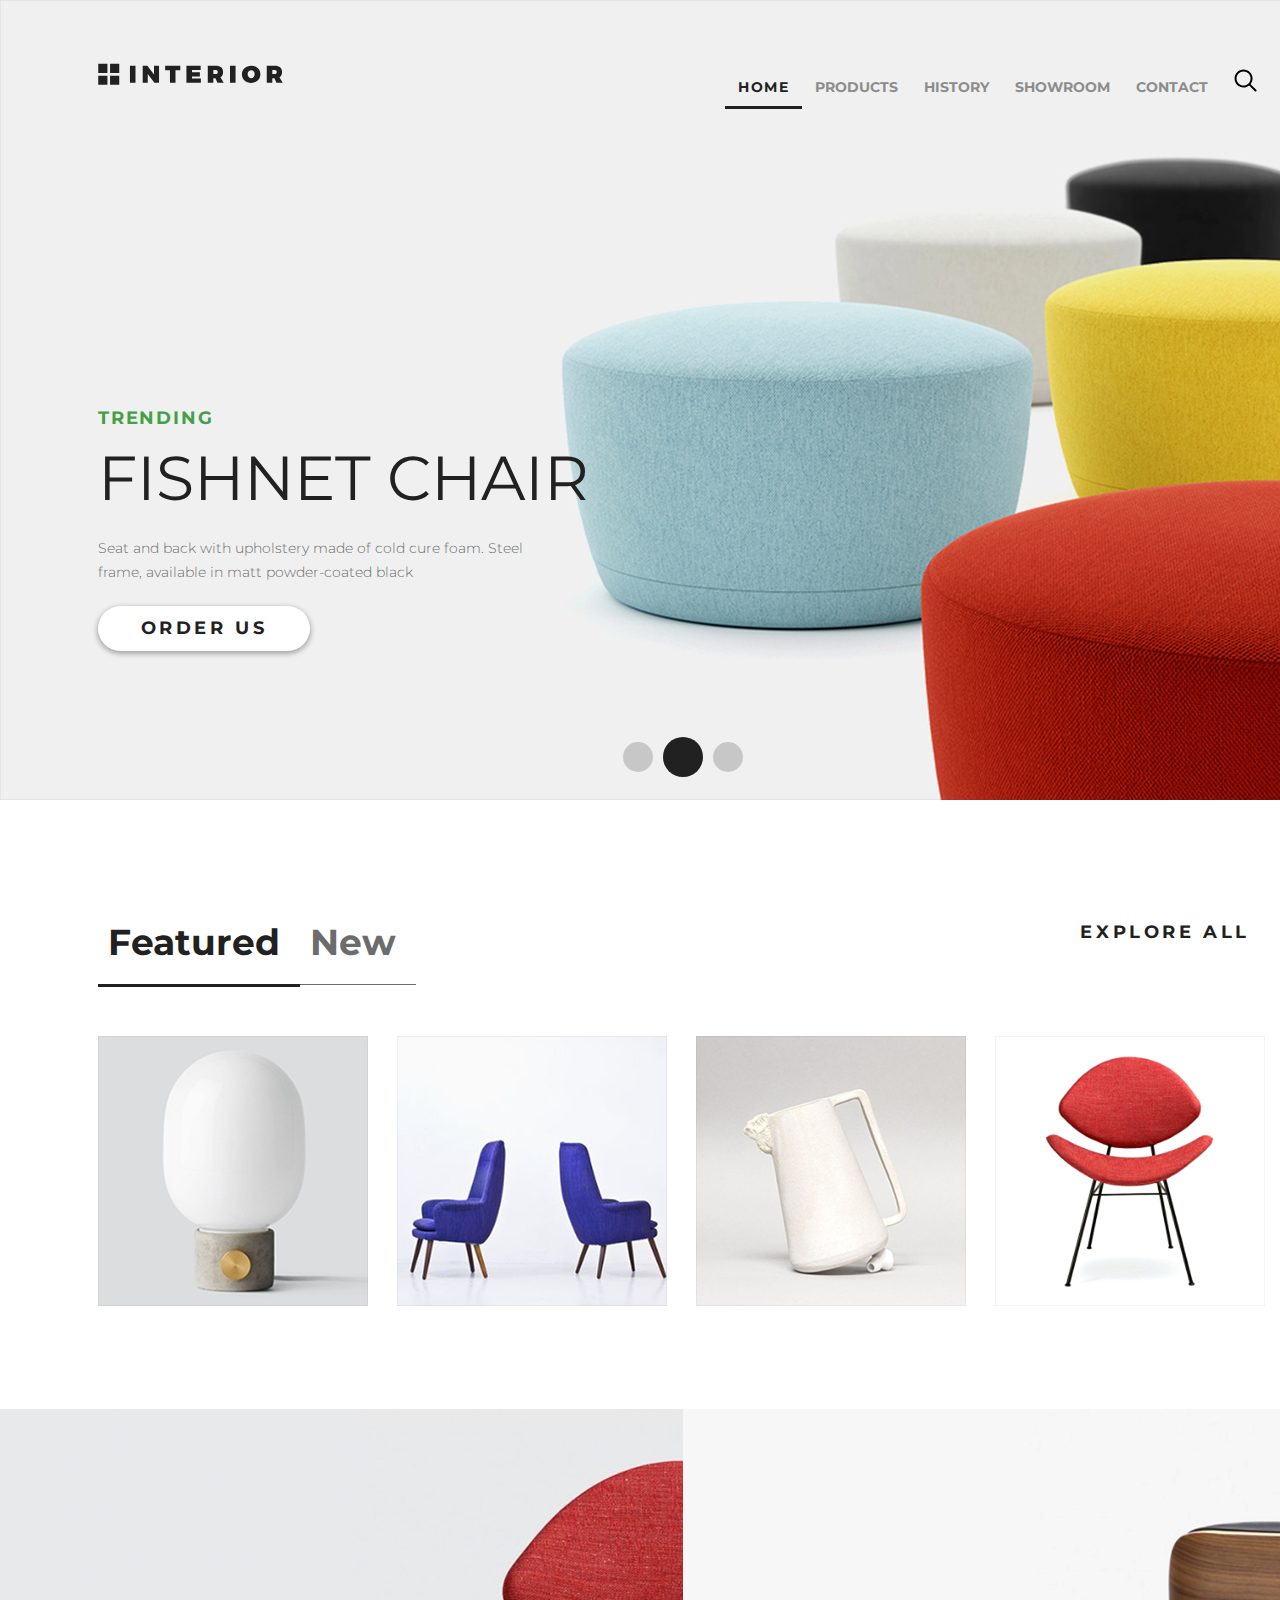
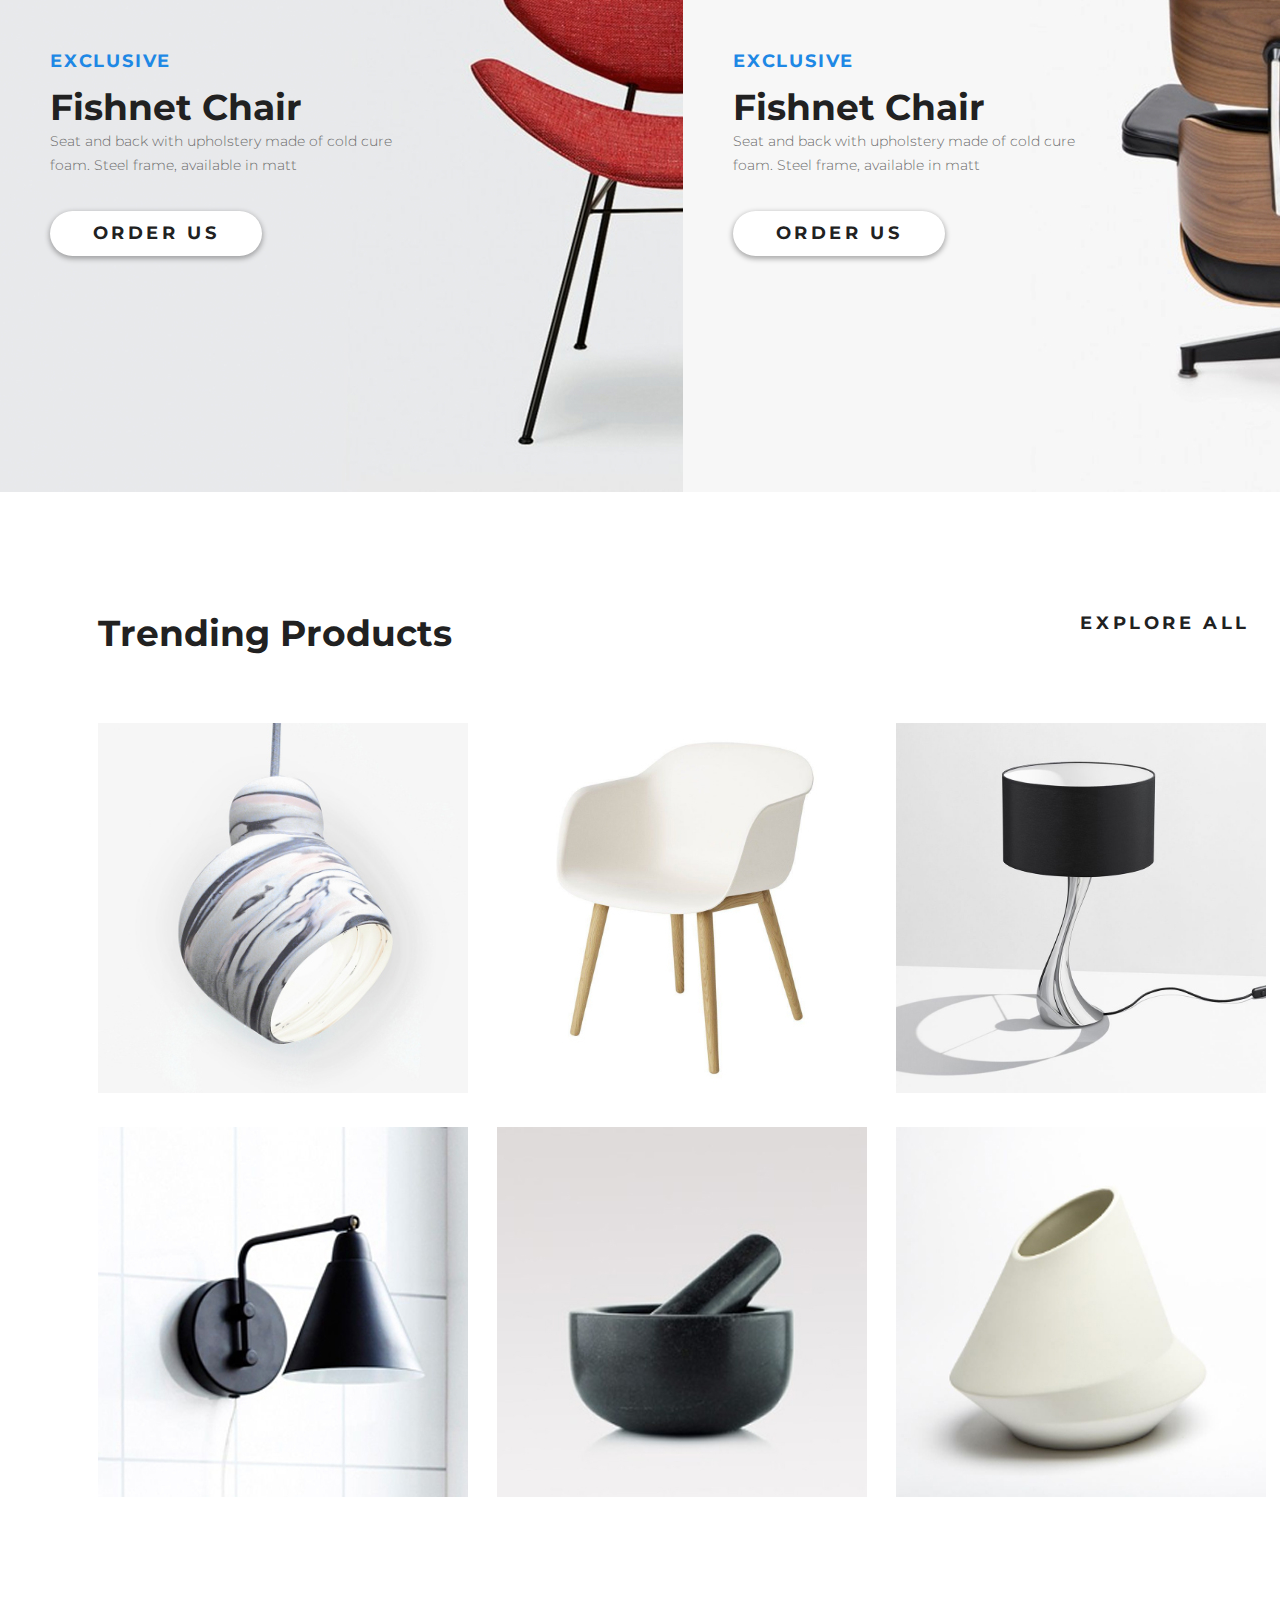
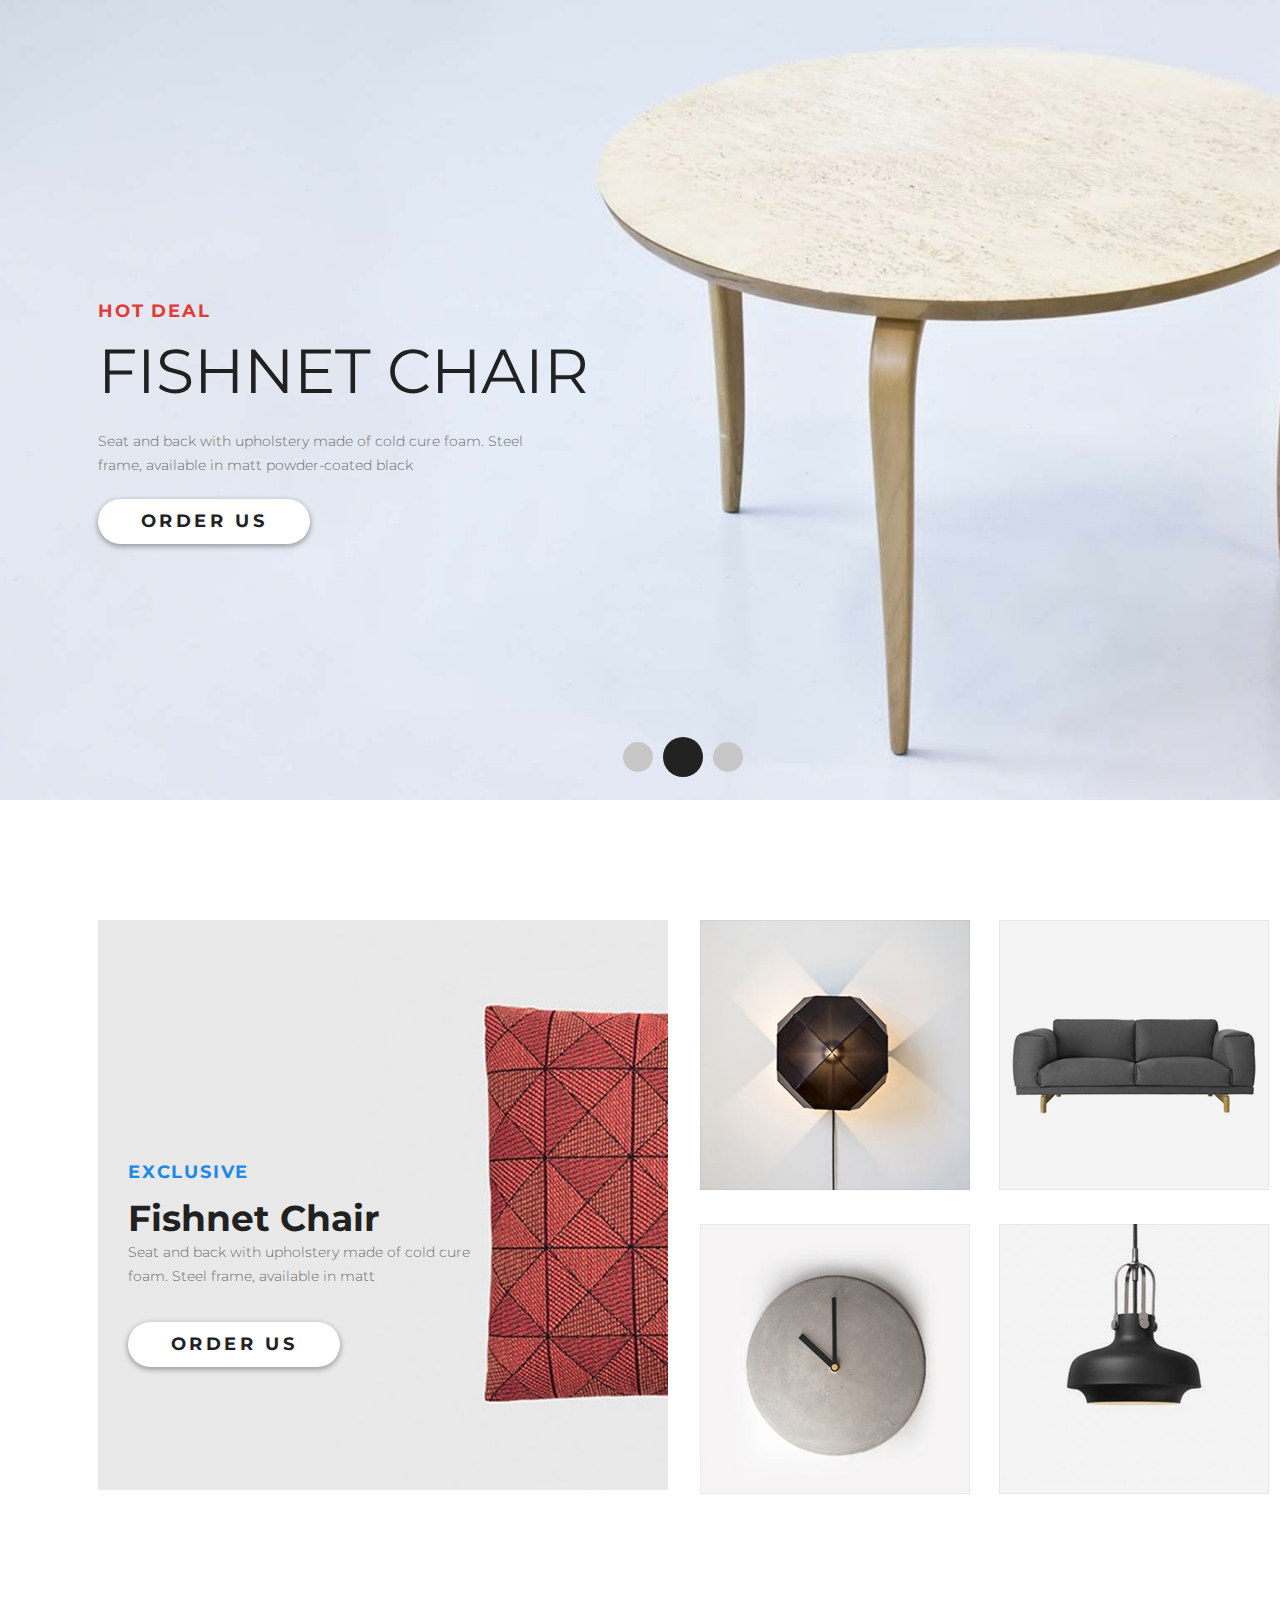
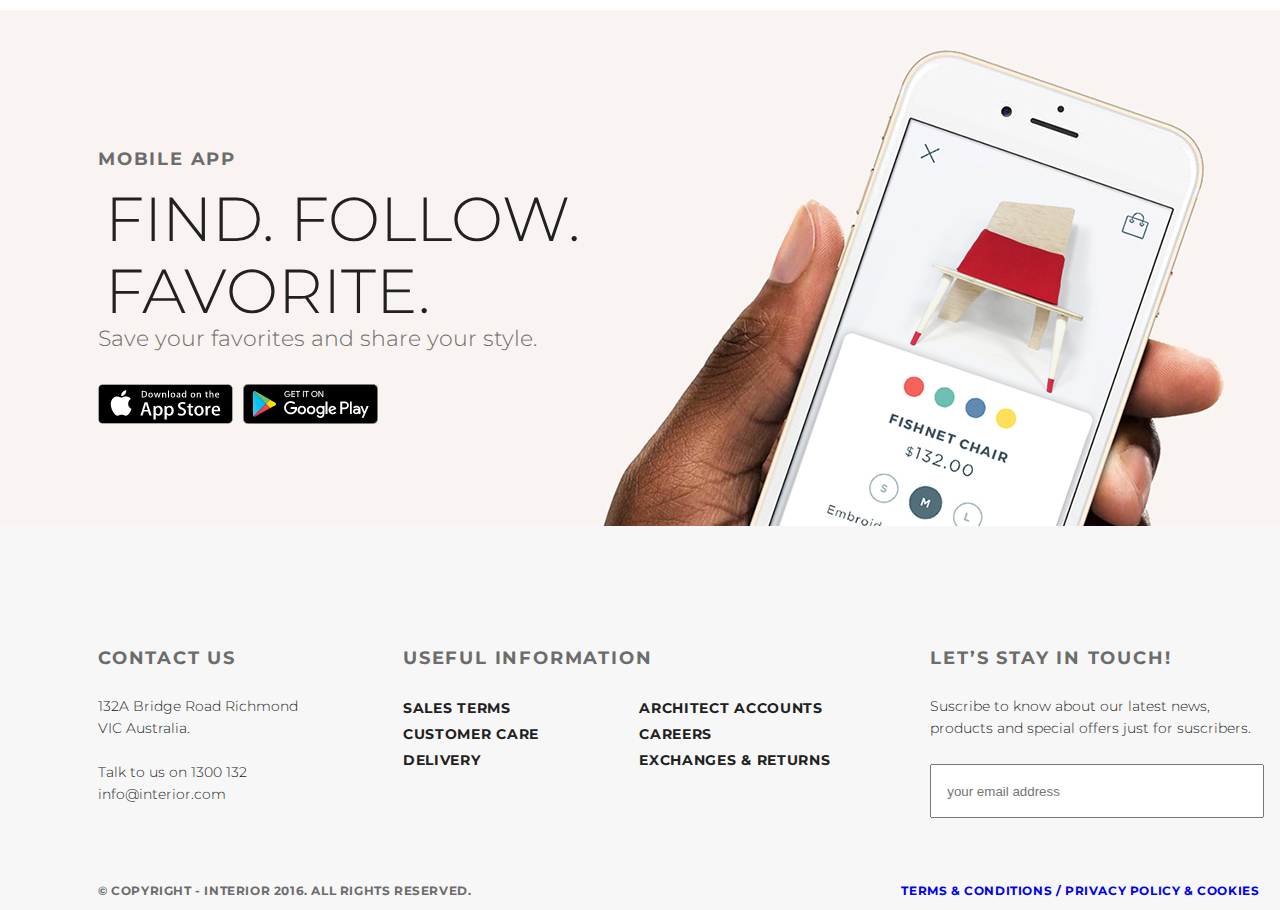
<file: index.html>
<!DOCTYPE html>
<html lang="en">
<head>
    <meta charset="UTF-8">
    <title>INTERIOR</title>
    <link rel="stylesheet" href="style.css">
    <link href="https://fonts.googleapis.com/css?family=Montserrat:100,300,400,700&display=swap" rel="stylesheet">
</head>
<body>
    <div class="container">
        <div class="slider padding-site clearfix">
            <div class="header clearfix">
                <a href="#"><img src="img/logo.svg" alt="logo"></a>
                <ul class="menu">
                    <li class="menu-list"><a href="#" class="menu-link menu-link-active">HOME</a></li>
                    <li class="menu-list"><a href="#" class="menu-link">PRODUCTS</a></li>
                    <li class="menu-list"><a href="#" class="menu-link">HISTORY</a></li>
                    <li class="menu-list"><a href="#" class="menu-link">SHOWROOM</a></li>
                    <li class="menu-list"><a href="#" class="menu-link">CONTACT</a></li>
                    <li class="menu-list"><a href="#" class="menu-link"><img src="img/search.svg" alt="search"></a></li>
                </ul>
            </div>
            <div class="slider-text">
                <p class="slider-trending">TRENDING</p>
                <h2 class="slider-h2">Fishnet Chair</h2>
                <p class="slider-content">Seat and back with upholstery made of cold cure foam. Steel frame, available in matt powder-coated black</p>
                <a href="#" class="button">Order Us</a>
            </div>
            <div class="pagination">
                <a href="#" class="circle"></a><a href="#" class="circle circle-active"></a><a href="#" class="circle"></a>
            </div>
        </div>
        <div class="featured padding-site clearfix">
            <div class="featured-header clearfix">
                <ul>
                    <li class="menu-list"><a href="#" class="featured-menu-link featured-menu-link-active">Featured</a></li>
                    <li class="menu-list"><a href="#" class="featured-menu-link">New</a></li>
                </ul>
                <a class="explore" href="#">explore all</a>
            </div>
            <ul class="featured-products">
                <li class="featured-product"><a href="#" class="featured-product-link"><img src="img/product-1.jpg" alt="product-1"></a></li>
                <li class="featured-product"><a href="#" class="featured-product-link"><img src="img/product-2.jpg" alt="product-2"></a></li>
                <li class="featured-product"><a href="#" class="featured-product-link"><img src="img/product-3.jpg" alt="product-3"></a></li>
                <li class="featured-product"><a href="#" class="featured-product-link"><img src="img/product-4.jpg" alt="product-4"></a></li>
            </ul>
        </div>
        <div class="promo clearfix">
            <div class="promo-column promo-column1">
                <p class="promo-exclusive promo-margin">exclusive</p>
                <h2 class="promo-h2 promo-margin">Fishnet Chair</h2>
                <p class="promo-content promo-margin">Seat and back with upholstery made of cold cure foam. Steel frame, available in matt</p>
                <a href="#" class="button promo-margin">Order Us</a>
            </div>
            <div class="promo-column promo-column2">
                <p class="promo-exclusive promo-margin">exclusive</p>
                <h2 class="promo-h2 promo-margin">Fishnet Chair</h2>
                <p class="promo-content promo-margin">Seat and back with upholstery made of cold cure foam. Steel frame, available in matt</p>
                <a href="#" class="button promo-margin">Order Us</a>
            </div>
        </div>
        <div class="trend padding-site clearfix">
            <div class="trend-header clearfix">
                <h2 class="trend-h2">Trending Products</h2>
                <a class="explore" href="#">explore all</a>
            </div>
            <ul class="trend-products">
                <li class="trend-product"><a href="#" class="trend-product-link"><img src="img/product-11.jpg" alt="product-11"></a></li>
                <li class="trend-product"><a href="#" class="trend-product-link"><img src="img/product-21.jpg" alt="product-21"></a></li>
                <li class="trend-product"><a href="#" class="trend-product-link"><img src="img/product-31.jpg" alt="product-31"></a></li>
                <li class="trend-product"><a href="#" class="trend-product-link"><img src="img/product-41.jpg" alt="product-41"></a></li>
                <li class="trend-product"><a href="#" class="trend-product-link"><img src="img/product-51.jpg" alt="product-51"></a></li>
                <li class="trend-product"><a href="#" class="trend-product-link"><img src="img/product-61.jpg" alt="product-61"></a></li>
            </ul>
        </div>
        <div class="slider2 padding-site clearfix">
            <div class="slider2-text">
                <p class="slider2-hot">HOT DEAL</p>
                <h2 class="slider-h2">Fishnet Chair</h2>
                <p class="slider-content">Seat and back with upholstery made of cold cure foam. Steel frame, available in matt powder-coated black</p>
                <a href="#" class="button">Order Us</a>
            </div>
            <div class="pagination">
                <a href="#" class="circle"></a><a href="#" class="circle circle-active"></a><a href="#" class="circle"></a>
            </div>
        </div>
        <div class="promo2 padding-site clearfix">
            <div class="promo2-column1">
                <p class="promo-exclusive promo2-margin">exclusive</p>
                <h2 class="promo-h2 promo2-margin">Fishnet Chair</h2>
                <p class="promo-content promo2-margin">Seat and back with upholstery made of cold cure foam. Steel frame, available in matt</p>
                <a href="#" class="button promo2-margin">Order Us</a>
            </div>
            <ul class="promo2-column2">
                <li class="promo2-product"><a href="#"><img src="img/product-2-sm.jpg" alt="/product-2-sm"></a></li>
                <li class="promo2-product"><a href="#"><img src="img/product-3-sm.jpg" alt="/product-3-sm"></a></li>
                <li class="promo2-product"><a href="#"><img src="img/product-4-sm.jpg" alt="/product-4-sm"></a></li>
                <li class="promo2-product"><a href="#"><img src="img/product-5-sm.jpg" alt="/product-5-sm"></a></li>
            </ul>
        </div>
        <div class="mobile padding-site clearfix">
            <div class="mobile-content">
                <p class="mobile-p">mobile app</p>
                <h2 class="mobile-h2">Find. Follow. Favorite.</h2>
                <p class="mobile-text">Save your favorites and share your style.</p>
                <ul class="mobile-stores">
                    <li class="mobile-store"><a href="#"><img src="img/app-store.jpg" alt=""></a></li>
                    <li class="mobile-store"><a href="#"><img src="img/google-play.jpg" alt=""></a></li>
                </ul>
            </div>
        </div>
        <div class="footer padding-site">
            <div class="footer-column1">
                <p class="footer-column-headling">Contact Us</p>
                <p class="footer-text">132A Bridge Road Richmond VIC 
                Australia.
                <br>
                <br>
                Talk to us on 1300 132
                info@interior.com</p>
            </div>
            <div class="footer-column2">
                <p class="footer-column-headling">Useful Information</p>
                <ul class="footer-list">
                    <li><a href="#" class="footer-link">Sales terms</a></li>
                    <li><a href="#" class="footer-link">Customer care</a></li>
                    <li><a href="#" class="footer-link">Delivery</a></li>
                </ul>
                <ul class="footer-list">
                    <li><a href="#" class="footer-link">Architect accounts</a></li>
                    <li><a href="#" class="footer-link">Careers</a></li>
                    <li><a href="#" class="footer-link">Exchanges &amp; returns</a></li>
                </ul>
            </div>
            <div class="footer-column3">
                <p class="footer-column-headling">Let’s Stay in Touch!</p>
                <p class="footer-text">Suscribe to know about our latest news, products and special offers just for suscribers.</p>
                <form action="">
                    <input type="text" class="feedback" placeholder="    your email address">
                </form>
            </div>
            <div class="footer-end">
                <p class="footer-copyright">&copy; Copyright - INTERIOR 2016. All Rights Reserved.</p>
                <a href="#" class="footer-terms">Terms &amp; Conditions  /  Privacy policy &amp; Cookies</a>
            </div>
        </div>
    </div>
</body>
</html>
</file>
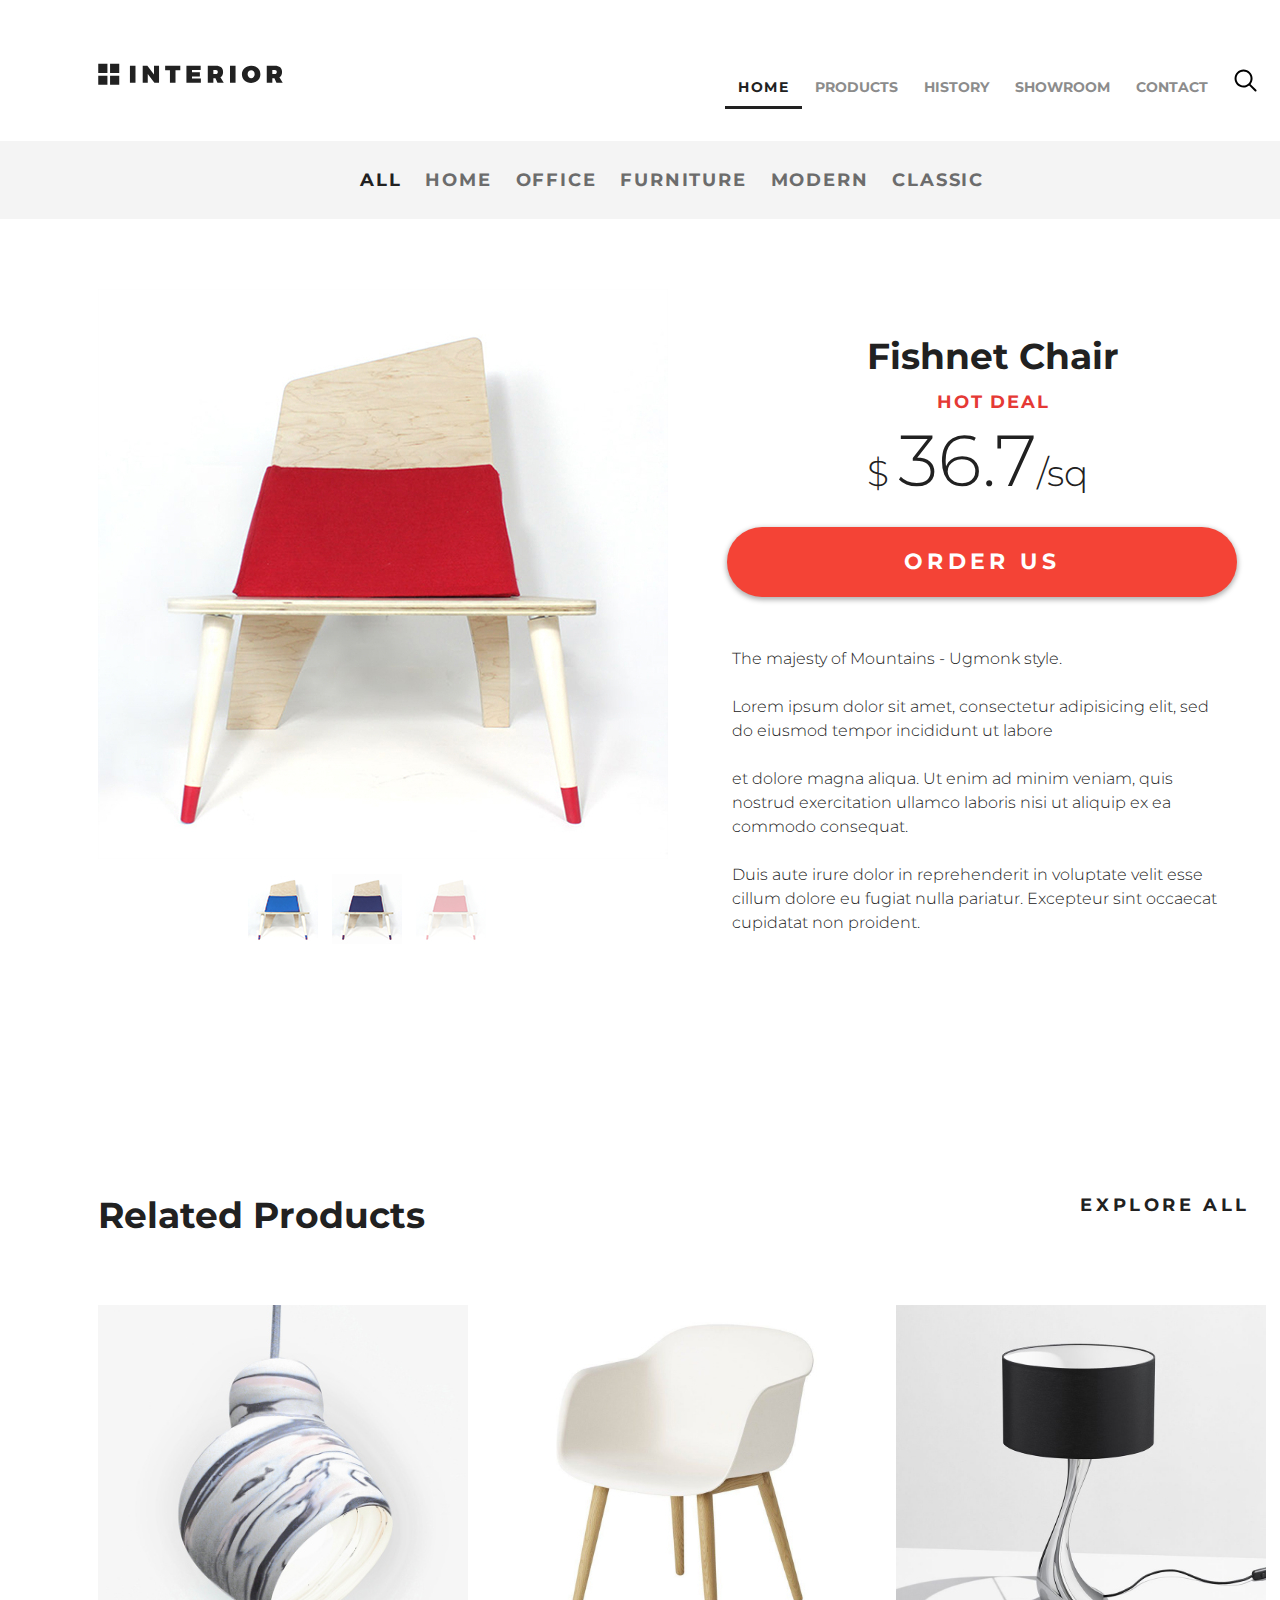
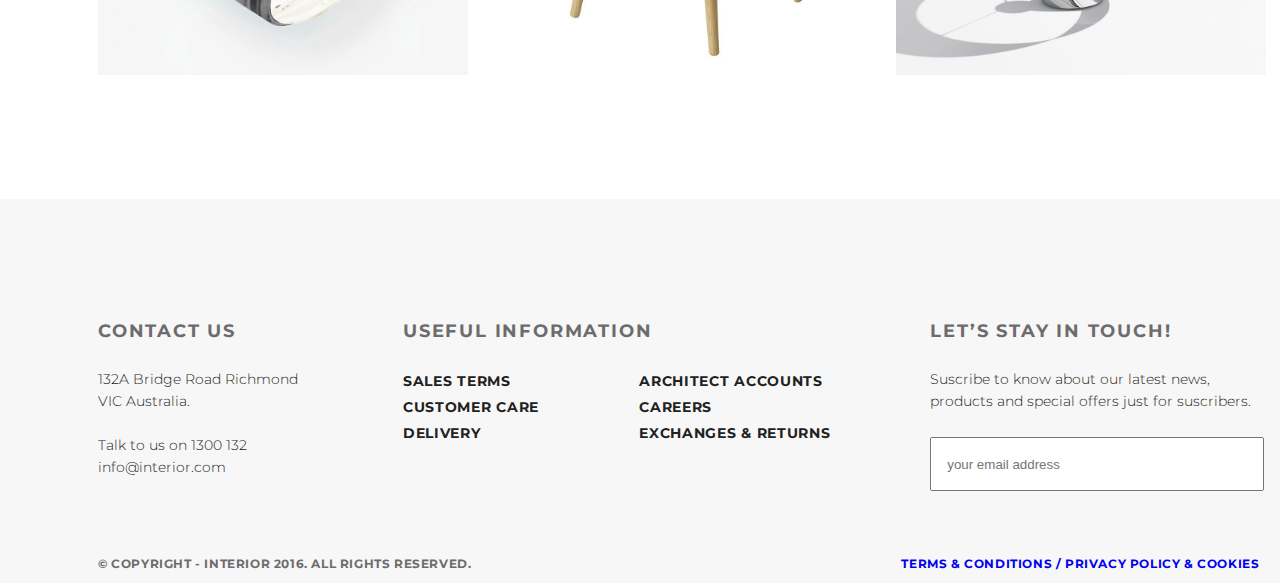
<file: product.html>
<!DOCTYPE html>
<html lang="en">

<head>
    <meta charset="UTF-8">
    <title>Product details</title>
    <link rel="stylesheet" href="style.css">
    <link href="https://fonts.googleapis.com/css?family=Montserrat:100,300,400,700&display=swap" rel="stylesheet">
</head>
<body>
    <div class="container">
        <div class="header padding-site clearfix">
            <a href="#"><img src="img/logo.svg" alt="logo"></a>
            <ul class="menu">
                <li class="menu-list"><a href="#" class="menu-link menu-link-active">HOME</a></li>
                <li class="menu-list"><a href="#" class="menu-link">PRODUCTS</a></li>
                <li class="menu-list"><a href="#" class="menu-link">HISTORY</a></li>
                <li class="menu-list"><a href="#" class="menu-link">SHOWROOM</a></li>
                <li class="menu-list"><a href="#" class="menu-link">CONTACT</a></li>
                <li class="menu-list"><a href="#" class="menu-link"><img src="img/search.svg" alt="search"></a></li>
            </ul>
        </div>
        <div class="product-menu">
            <ul>
                <li class="product-menu-list"><a href="#" class="product-menu-active">All</a></li>
                <li class="product-menu-list"><a href="#">HOME</a></li>
                <li class="product-menu-list"><a href="#">OFFICE</a></li>
                <li class="product-menu-list"><a href="#">FURNITURE</a></li>
                <li class="product-menu-list"><a href="#">MODERN</a></li>
                <li class="product-menu-list"><a href="#">CLASSIC</a></li>
            </ul>
        </div>
        <div class="product-main padding-site clearfix">
            <div class="product-main-column1">
                <img src="img/slider1.jpg" alt="slider1">
                <ul class="product-main-column1-imgs">
                    <li class="product-main-column1-img"><a href="#"><img src="img/controll1.jpg" alt="controll1"></a></li>
                    <li class="product-main-column1-img"><a href="#"><img src="img/controll2.jpg" alt="controll2"></a></li>
                    <li class="product-main-column1-img"><a href="#"><img src="img/controll3.jpg" alt="controll3"></a></li>
                </ul>
            </div>
            <div class="product-main-column2">
                <div class="product-main-column2-h2">
                    Fishnet Chair
                </div>
                <div class="product-main-column2-hot">
                    hot deal
                </div>
                <div class="product-main-column2-price">
                    $ <span>36.7</span>/sq
                </div>
                <a href="#" class="button red-button">Order Us</a>
                <div class="product-main-column2-text">
                    The majesty of Mountains - Ugmonk style.
                    <br>
                    <br>Lorem ipsum dolor sit amet, consectetur adipisicing elit, sed do eiusmod tempor incididunt ut labore
                    <br>
                    <br>
                    et dolore magna aliqua. Ut enim ad minim veniam, quis nostrud exercitation ullamco laboris nisi ut aliquip ex ea commodo consequat. 
                    <br>
                    <br>
                    Duis aute irure dolor in reprehenderit in voluptate velit esse cillum dolore eu fugiat nulla pariatur. Excepteur sint occaecat cupidatat non proident.
                </div>
            </div>
        </div>
        <div class="trend padding-site relate clearfix">
            <div class="trend-header clearfix">
                <h2 class="trend-h2">Related Products</h2>
                <a class="explore" href="#">explore all</a>
            </div>
            <ul class="trend-products">
                <li class="trend-product"><a href="#" class="trend-product-link"><img src="img/product-11.jpg" alt="product-11"></a></li>
                <li class="trend-product"><a href="#" class="trend-product-link"><img src="img/product-21.jpg" alt="product-21"></a></li>
                <li class="trend-product"><a href="#" class="trend-product-link"><img src="img/product-31.jpg" alt="product-31"></a></li>
            </ul>
        </div>
        <div class="footer padding-site">
            <div class="footer-column1">
                <p class="footer-column-headling">Contact Us</p>
                <p class="footer-text">132A Bridge Road Richmond VIC 
                Australia.
                <br>
                <br>
                Talk to us on 1300 132
                info@interior.com</p>
            </div>
            <div class="footer-column2">
                <p class="footer-column-headling">Useful Information</p>
                <ul class="footer-list">
                    <li><a href="#" class="footer-link">Sales terms</a></li>
                    <li><a href="#" class="footer-link">Customer care</a></li>
                    <li><a href="#" class="footer-link">Delivery</a></li>
                </ul>
                <ul class="footer-list">
                    <li><a href="#" class="footer-link">Architect accounts</a></li>
                    <li><a href="#" class="footer-link">Careers</a></li>
                    <li><a href="#" class="footer-link">Exchanges &amp; returns</a></li>
                </ul>
            </div>
            <div class="footer-column3">
                <p class="footer-column-headling">Let’s Stay in Touch!</p>
                <p class="footer-text">Suscribe to know about our latest news, products and special offers just for suscribers.</p>
                <form action="">
                    <input type="text" class="feedback" placeholder="    your email address">
                </form>
            </div>
            <div class="footer-end">
                <p class="footer-copyright">&copy; Copyright - INTERIOR 2016. All Rights Reserved.</p>
                <a href="#" class="footer-terms">Terms &amp; Conditions  /  Privacy policy &amp; Cookies</a>
            </div>
        </div>
    </div>
</body>

</html>
</file>
<file: style.css>
/*
TODO: 
-кнопка отправить;
-значки соцсетей;
-стрелка на кнопках;
-.featured-product:hover текст на картинке;
*/

*{
    margin: 0;
    padding: 0;
}

body{
    font-family: 'Montserrat', sans-serif;
}

.container{
    width: 1368px;
    margin: 0 auto;
}

.clearfix:after{
    content: "";
    display: table;
    clear: both;
}

.padding-site{
    padding-left: 98px;
    padding-right: 98px;
}

.slider{
    height: 800px;
    background-image: url(img/slider-img.jpg);
    position: relative;
}

.featured{
    height: 609px;
}

.featured-header{
    padding-top: 120px;
}

.featured-products{
    float: left;
    padding-top: 72px;
}

.featured-product{
    list-style-type: none;
    display: inline-block;
    margin-right: 25px;
}

.featured-product-link:hover{
    opacity: 0.2;
    outline: 1px solid #9c9c9c;
}

.featured-product:last-child{
    margin-right: 0;
}

.featured-menu-link{
    text-decoration: none;
    color: #6c6c6c;
    font-size: 36px;
    font-weight: 700;
    border-bottom: 1px solid #6c6c6c;
    padding-left: 10px;
    padding-right: 20px;
    padding-bottom: 20px;
}

.featured-menu-link:hover{
    color: #212121;
}

.featured-menu-link-active{
    color: #212121;
    border-bottom: 3px solid #212121;
}

.explore{
    color: #212121;
    font-size: 18px;
    font-weight: 700;
    line-height: 24px;
    text-transform: uppercase;
    letter-spacing: 3.6px;
    float: right;
    margin-right: 20px;
    text-decoration: none;
}

.explore:hover{
    border-bottom: 1px solid #6c6c6c;
}

.header{
    padding-top: 63px;
}

.menu{
    float: right;
}

.menu-list{
    list-style-type: none;
    float: left;
}

.menu-link{
    color: #8c8c8c;
    font-size: 14px;
    line-height: 48px;
    text-transform: uppercase;
    text-decoration: none;
    font-weight: 700;
    padding: 10px 13px;
}

.menu-link:hover{
    color: #212121;
    border-bottom: 1px solid #8c8c8c;   
}

.menu-link-active{
    color: #212121;
    letter-spacing: 1.4px;
    border-bottom: 3px solid #212121;    
    text-decoration: none;
    text-transform: uppercase;
    font-weight: 700;
}

.slider-text{
    margin-top: 283px;
}

.slider-trending{
    color: #43a047;
    font-size: 18px;
    line-height: 48px;
    text-transform: uppercase;
    font-weight: 700;
    letter-spacing: 1.8px;
}

.slider-h2{
    color: #212121;
    font-weight: 400;
    font-size: 62px;
    line-height: 72px;
    text-transform: uppercase;
}

.slider-content{
    color: #6c6c6c;
    font-size: 14px;
    line-height: 24px;
    font-weight: 300;
    width: 458px;
    margin-top: 22px;
    margin-bottom: 22px;
    line-height: 24px;
}

.button{
    color: #212121;
    font-size: 18px;
    text-transform: uppercase;
    box-shadow: 0 2px 5px 1px rgba(33, 33, 33, 0.35);
    border-radius: 23px;
    background-color: #ffffff;
    width: 212px;
    height: 45px;
    text-align: center;
    line-height: 45px;
    display: inline-block;
    text-decoration: none;
    letter-spacing: 3.6px;
    font-weight: 700;
}

.button:hover{
    box-shadow: 0 2px 5px 1px rgba(33, 33, 33, 0.7);
}

.button:active{
    box-shadow: none;
}

.circle{
    width: 30px;
    height: 30px;
    display: inline-block;
    background-color: #c7c7c7;
    border-radius: 50%;
    margin: 5px;
}

.circle:hover{
    background-color: #212121;
}

.circle-active{
    width: 40px;
    height: 40px;
    background-color: #212121;
    margin-bottom: 0;
}

.pagination{
    position: absolute;
    width: 1170px;
    text-align: center;
    bottom: 19px;
}

.promo-column{
    width: 683px;
    height: 683px;
    float: left;
}

.promo-column1{
    background-image: url(img/promo-img1.jpg);
}

.promo-column2{
    background-image: url(img/promo-img2.jpg);
}

.promo-exclusive{
    color: #1e88e5;
    font-size: 18px;
    font-weight: 700;
    line-height: 48px;
    text-transform: uppercase;
    letter-spacing: 1.8px;
    padding-top: 228px;
}

.promo-h2{
    color: #212121;
    font-size: 36px;
    font-weight: 700;
}

.promo-content{
    color: #6c6c6c;
    font-size: 14px;
    font-weight: 300;
    line-height: 24px;
    width: 374px;
    margin-bottom: 34px;
}

.promo-margin{
    margin-left: 50px;
}

.promo2-margin{
    margin-left: 30px;
}

.trend{
    height: 1108px;
}

.trend-header{
    padding-top: 119px;
}

.trend-h2{
    color: #212121;
    font-size: 36px;
    font-weight: 700;
    float: left;
}

.trend-products{
    padding-top: 38px;
}

.trend-product{
    list-style-type: none;
    display: inline-block;
    margin-right: 25px;
    margin-top: 30px;
}

.trend-product:hover{
    opacity: 0.2;
    outline: 1px solid #9c9c9c;
}

.trend-product:nth-child(3n){
    margin-right: 0;
}

.slider2{
    height: 800px;
    background-image: url(img/slider.jpg);
    position: relative;
}

.slider2-hot{
    color: #e53935;
    font-size: 18px;
    line-height: 48px;
    text-transform: uppercase;
    font-weight: 700;
    letter-spacing: 1.8px;
    padding-top: 287px;
}

.promo2{
    padding-top: 120px;
    padding-bottom: 120px;
}

.promo2-column1{
    width: 570px;
    height: 570px;
    background-image: url(img/product-1-lg.jpg);
    margin-right: 30px;
    float: left;
}

.promo2-column2{
    width: 570px;
    height: 570px;
    float: right;
}

.promo2-product{
    list-style-type: none;
    display: inline-block;
    margin-right: 25px;
    margin-bottom: 30px;
}

.promo2-product:hover{
    opacity: 0.2;
    outline: 1px solid #9c9c9c;
}

.promo2-product:nth-child(2n){
    margin-right: 0;
    margin-bottom: 0;
}
.mobile{
    height: 516px;
    background-image: url(img/back-img.jpg);
}

.mobile-content{
    padding-top: 125px;
    width: 550px;
}

.mobile-p{
    color: #6c6c6c;
    font-size: 18px;
    font-weight: 700;
    line-height: 48px;
    text-transform: uppercase;
    letter-spacing: 1.8px;
}

.mobile-h2{
    color: #212121;
    font-size: 62px;
    font-weight: 300;
    line-height: 72px;
    text-transform: uppercase;
    padding-left: 7px;
}

.mobile-text{
    color: #6c6c6c;
    font-size: 22px;
    font-weight: 300;
    line-height: 24px;
}

.mobile-stores{
    list-style-type: none;
    display: inline-block;
    margin-top: 33px;
}

.mobile-store{
    float: left;
    margin-right: 10px;
}

.footer{
    background-color: #f7f7f7;
    height: 264px;
    padding-top: 120px;
}

.footer-column1{
    width: 225px;
    float: left;
}

.footer-column-headling{
    color: #6c6c6c;
    font-size: 18px;
    font-weight: 700;
    line-height: 24px;
    text-transform: uppercase;
    letter-spacing: 1.8px;
    margin-bottom: 25px;
}

.footer-text{
    color: #212121;
    font-size: 14px;
    font-weight: 300;
    line-height: 22px;
}

.footer-column2{
    float: left;
    padding-left: 80px;
}

.footer-list{
    list-style-type: none;
    float: left;
    margin-right: 100px;
}

.footer-link{
    text-decoration: none;
    color: #212121;
    font-size: 14px;
    font-weight: 700;
    line-height: 26px;
    text-transform: uppercase;
    letter-spacing: 0.7px;
}

.feedback{
    height: 50px;
    margin-top: 25px;
    width: 330px;
}

.footer-end{
    color: #6c6c6c;
    font-size: 12px;
    font-weight: 700;
    line-height: 26px;
    text-transform: uppercase;
    letter-spacing: 0.6px;
    margin-top: 60px;
    float: left;
}

.footer-copyright{
    float: left;
}

.footer-terms{
    float: left;
    margin-left: 430px;
    text-decoration: none;
}

.product-menu{
    background-color: #f4f4f4;
    list-style: none;
    margin-top: 30px;
}

.product-menu ul{
    padding: 28px 360px;
}

.product-menu-list{
    display: inline-block;
    list-style: none;
}

.product-menu-list a{
    text-decoration: none;
    color: #6c6c6c;
    font-size: 18px;
    font-weight: 700;
    text-transform: uppercase;
    letter-spacing: 1.8px;
    margin-right: 20px;
}

.product-menu-list a:hover{
    color: #212121;
}

.product-menu-list .product-menu-active{
    color: #212121;
}

.product-main{
    padding-top: 70px;
}

.product-main-column1-imgs a:hover{
    opacity: 0.2;
}

.product-main-column1{
    display: inline-block;
    margin-right: 55px;
}

.product-main-column1-imgs{
    margin-left: 150px;
    margin-top: 10px;
}

.product-main-column1-img{
    list-style: none;
    display: inline-block;
    margin-right: 10px;
}

.product-main-column2{
    display: inline-block;
    vertical-align: top;
    padding-top: 45px;
}

.product-main-column2-h2{
    color: #212121;
    font-size: 36px;
    font-weight: 700;
    padding-left: 140px;
}

.product-main-column2-hot{
    color: #e53935;
    font-size: 18px;
    font-weight: 700;
    line-height: 48px;
    text-transform: uppercase;
    letter-spacing: 1.8px;
    margin-left: 210px;
}

.product-main-column2-price{
    color: #212121;
    font-size: 36px;
    font-weight: 300;
    line-height: 48px;
    margin-left: 140px;
    margin-top: 10px;
    margin-bottom: 30px;
}

.product-main-column2-price span{
    font-size: 72px;
    text-transform: uppercase;
}

.red-button{
    color: white;
    font-size: 22px;
    border-radius: 35px;
    background-color: #f44336;
    width: 510px;
    height: 70px;
    letter-spacing: 4.4px;
    font-weight: 700;
    line-height: 70px;
}

.product-main-column2-text{
    width: 500px;
    padding-top: 50px;
    padding-left: 5px;
    color: #212121;
    font-size: 16px;
    font-weight: 300;
    line-height: 24px;
}

.relate{
    height: auto;
    padding-top: 0;
    margin-bottom: 120px;
}

.relate .trend-header{
    padding-top: 245px;
}
</file>
